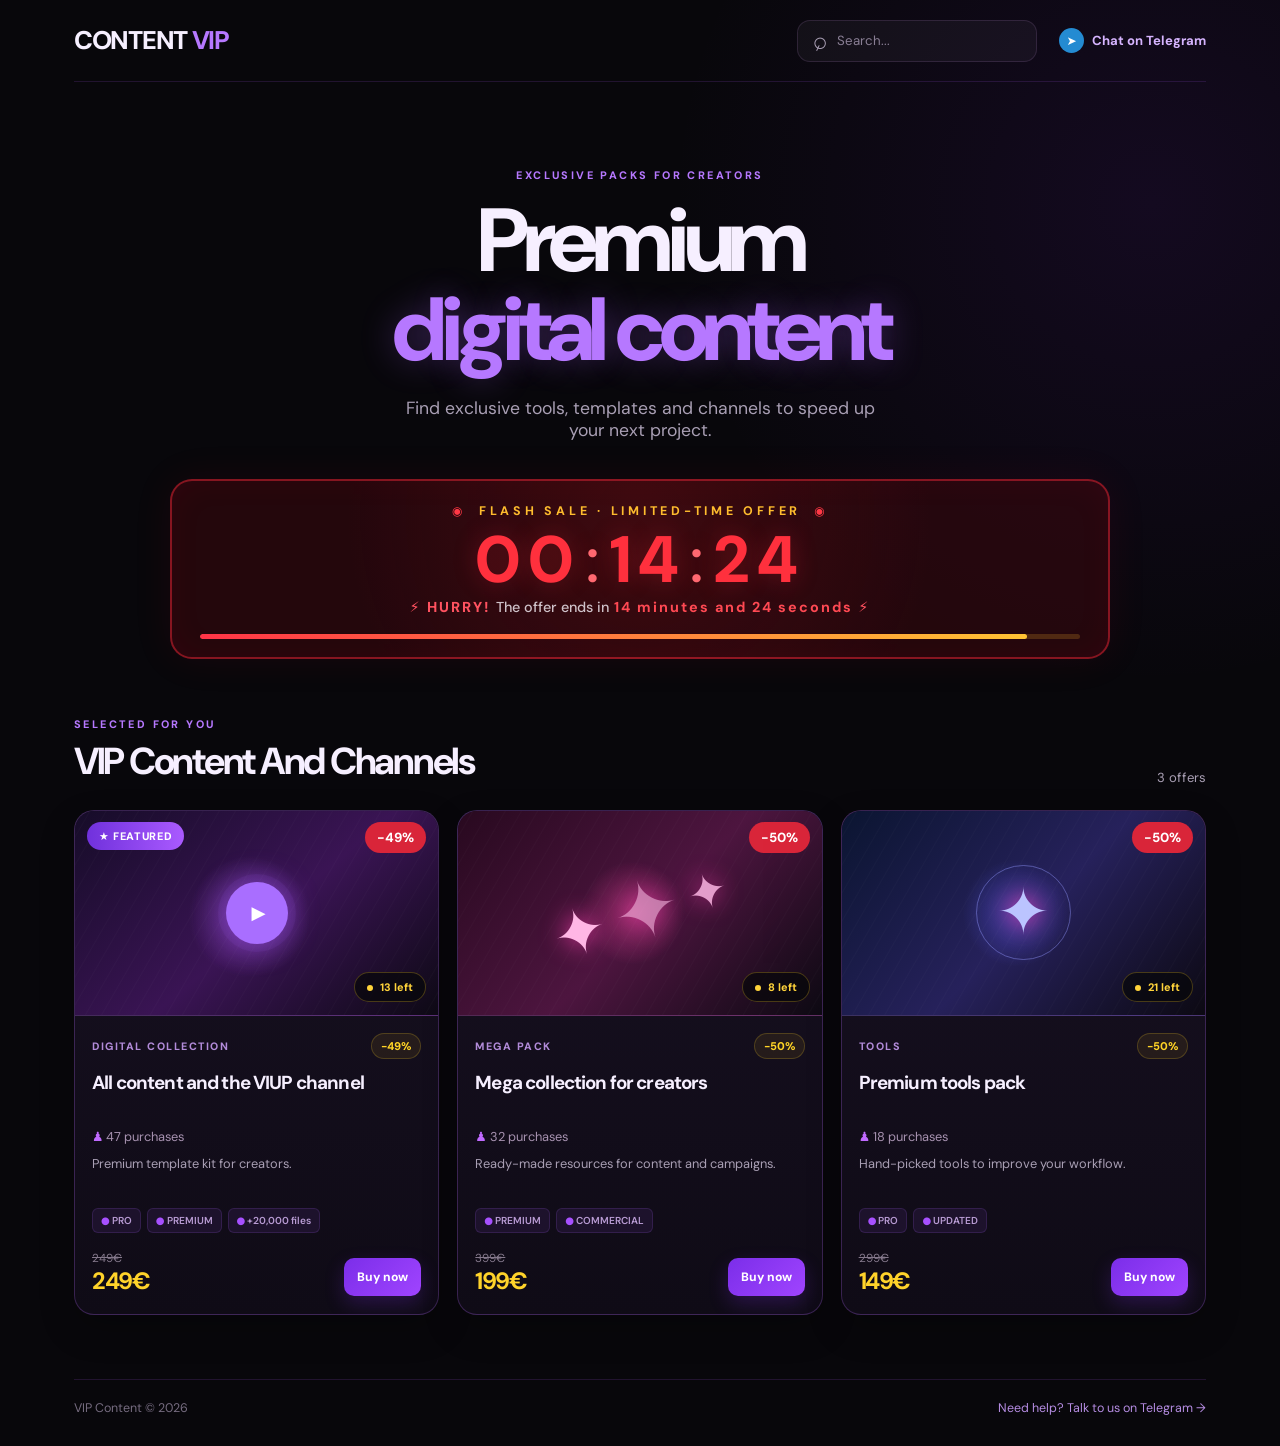
<file: index.html>
<!doctype html>
<html lang="en">
  <head>
    <meta charset="UTF-8" />
    <meta name="viewport" content="width=device-width, initial-scale=1.0" />
    <meta name="theme-color" content="#09070d" />
    <meta
      name="description"
      content="Premium digital content for creators."
    />
    <title>VIP Content — Premium digital content</title>
    <link
      rel="icon"
      href="data:image/svg+xml,%3Csvg xmlns='http://www.w3.org/2000/svg' viewBox='0 0 64 64'%3E%3Crect width='64' height='64' rx='16' fill='%23913bff'/%3E%3Cpath d='M18 21h28v7H25v6h17v7H25v9h-7z' fill='white'/%3E%3C/svg%3E"
    />
    <link rel="preconnect" href="https://fonts.googleapis.com" />
    <link rel="preconnect" href="https://fonts.gstatic.com" crossorigin />
    <link
      href="https://fonts.googleapis.com/css2?family=DM+Sans:wght@400;500;600;700;800&display=swap"
      rel="stylesheet"
    />
    <link rel="stylesheet" href="styles.css" />
    <script src="script.js" defer></script>
  </head>
  <body>
    <div class="page-shell">
      <header class="site-header">
        <a class="brand" href="/" aria-label="VIP Content, home">
          <span>CONTENT</span> VIP
        </a>

        <label class="search-box" for="product-search">
          <span aria-hidden="true">⌕</span>
          <input
            id="product-search"
            type="search"
            placeholder="Search..."
            autocomplete="off"
          />
        </label>

        <a
          class="telegram-link"
          data-telegram-link
          href="#"
          target="_blank"
          rel="noopener noreferrer"
        >
          <span class="telegram-icon" aria-hidden="true">➤</span>
          <span>Chat on Telegram</span>
        </a>
      </header>

      <main>
        <section class="hero" aria-labelledby="page-title">
          <p class="eyebrow">EXCLUSIVE PACKS FOR CREATORS</p>
          <h1 id="page-title">Premium<br /><em>digital content</em></h1>
          <p class="hero-copy">
            Find exclusive tools, templates and channels to speed up your next
            project.
          </p>
        </section>

        <section class="sale-banner" aria-label="Limited-time promotion">
          <div class="sale-heading">
            <span aria-hidden="true">◉</span>
            <strong>FLASH SALE · LIMITED-TIME OFFER</strong>
            <span aria-hidden="true">◉</span>
          </div>
          <div class="countdown" aria-live="polite">
            <span id="countdown-hours">00</span><b>:</b
            ><span id="countdown-minutes">14</span><b>:</b
            ><span id="countdown-seconds">25</span>
          </div>
          <p class="sale-copy">
            <span aria-hidden="true">⚡</span> HURRY!
            <span>The offer ends in</span>
            <strong id="sale-copy-time">14 minutes and 25 seconds</strong>
            <span aria-hidden="true">⚡</span>
          </p>
          <div class="progress-track"><span></span></div>
        </section>

        <section class="catalog-section" aria-labelledby="catalog-title">
          <div class="section-heading">
            <div>
              <p class="eyebrow">SELECTED FOR YOU</p>
              <h2 id="catalog-title">VIP content and channels</h2>
            </div>
            <span class="result-count" id="result-count">3 offers</span>
          </div>

          <div class="product-grid" id="product-grid">
            <article
              class="product-card featured"
              data-product
              data-name="Collection for everyone"
              data-price="249"
              data-old-price="479"
              data-category="premium templates"
            >
              <div class="product-visual visual-purple">
                <span class="badge featured-badge">★ FEATURED</span>
                <span class="discount-badge">-49%</span>
                <div class="play-button" aria-hidden="true">▶</div>
                <span class="stock-badge"><i></i> 13 left</span>
              </div>
              <div class="product-body">
                <div class="product-topline">
                  <span class="product-type">DIGITAL COLLECTION</span>
                  <span class="discount-chip">-49%</span>
                </div>
                <h3>All content and the VIUP channel</h3>
                <p class="sales"><span aria-hidden="true">♟</span> 47 purchases</p>
                <p class="description">
                  Premium template kit for creators.
                </p>
                <div class="tag-row">
                  <span>● PRO</span>
                  <span>● PREMIUM</span>
                  <span>● +20,000 files</span>
                </div>
                <div class="price-row">
                  <div>
                    <span class="old-price">249€</span>
                    <strong>249€</strong>
                  </div>
                  <button class="buy-button" type="button" data-buy>
                    Buy now
                  </button>
                </div>
              </div>
            </article>

            <article
              class="product-card"
              data-product
              data-name="Mega creator collection"
              data-price="199"
              data-old-price="399"
              data-category="creator templates"
            >
              <div class="product-visual visual-pink">
                <span class="discount-badge">-50%</span>
                <div class="visual-stack" aria-hidden="true">
                  <span>✦</span><span>✦</span><span>✦</span>
                </div>
                <span class="stock-badge"><i></i> 8 left</span>
              </div>
              <div class="product-body">
                <div class="product-topline">
                  <span class="product-type">MEGA PACK</span>
                  <span class="discount-chip">-50%</span>
                </div>
                <h3>Mega collection for creators</h3>
                <p class="sales"><span aria-hidden="true">♟</span> 32 purchases</p>
                <p class="description">
                  Ready-made resources for content and campaigns.
                </p>
                <div class="tag-row">
                  <span>● PREMIUM</span>
                  <span>● COMMERCIAL</span>
                </div>
                <div class="price-row">
                  <div>
                    <span class="old-price">399€</span>
                    <strong>199€</strong>
                  </div>
                  <button class="buy-button" type="button" data-buy>
                    Buy now
                  </button>
                </div>
              </div>
            </article>

            <article
              class="product-card"
              data-product
              data-name="Premium tools pack"
              data-price="149"
              data-old-price="299"
              data-category="tools"
            >
              <div class="product-visual visual-blue">
                <span class="discount-badge">-50%</span>
                <div class="visual-orbit" aria-hidden="true">
                  <span>✦</span>
                </div>
                <span class="stock-badge"><i></i> 21 left</span>
              </div>
              <div class="product-body">
                <div class="product-topline">
                  <span class="product-type">TOOLS</span>
                  <span class="discount-chip">-50%</span>
                </div>
                <h3>Premium tools pack</h3>
                <p class="sales"><span aria-hidden="true">♟</span> 18 purchases</p>
                <p class="description">
                  Hand-picked tools to improve your workflow.
                </p>
                <div class="tag-row">
                  <span>● PRO</span>
                  <span>● UPDATED</span>
                </div>
                <div class="price-row">
                  <div>
                    <span class="old-price">299€</span>
                    <strong>149€</strong>
                  </div>
                  <button class="buy-button" type="button" data-buy>
                    Buy now
                  </button>
                </div>
              </div>
            </article>
          </div>

          <p class="empty-state" id="empty-state" hidden>
            We couldn't find any offers with that term.
          </p>
        </section>
      </main>

      <footer class="site-footer">
        <span>VIP Content © 2026</span>
        <a data-telegram-link href="#" target="_blank" rel="noopener noreferrer">
          Need help? Talk to us on Telegram →
        </a>
      </footer>
    </div>

    <div class="modal-backdrop" id="purchase-modal" hidden>
      <section
        class="purchase-modal"
        role="dialog"
        aria-modal="true"
        aria-labelledby="modal-title"
      >
        <button class="close-modal" type="button" data-close-modal aria-label="Close">
          ×
        </button>
        <span class="modal-kicker">COMPLETE YOUR ORDER</span>
        <h2 id="modal-title">Confirm interest</h2>
        <p class="modal-product" id="modal-product"></p>
        <div class="modal-price" id="modal-price"></div>

        <div class="modal-actions">
          <button class="primary-action" type="button" id="continue-telegram">
            Continue on Telegram <span>↗</span>
          </button>
        </div>
        <p class="order-status" id="order-status" role="status"></p>
      </section>
    </div>
  </body>
</html>
</file>
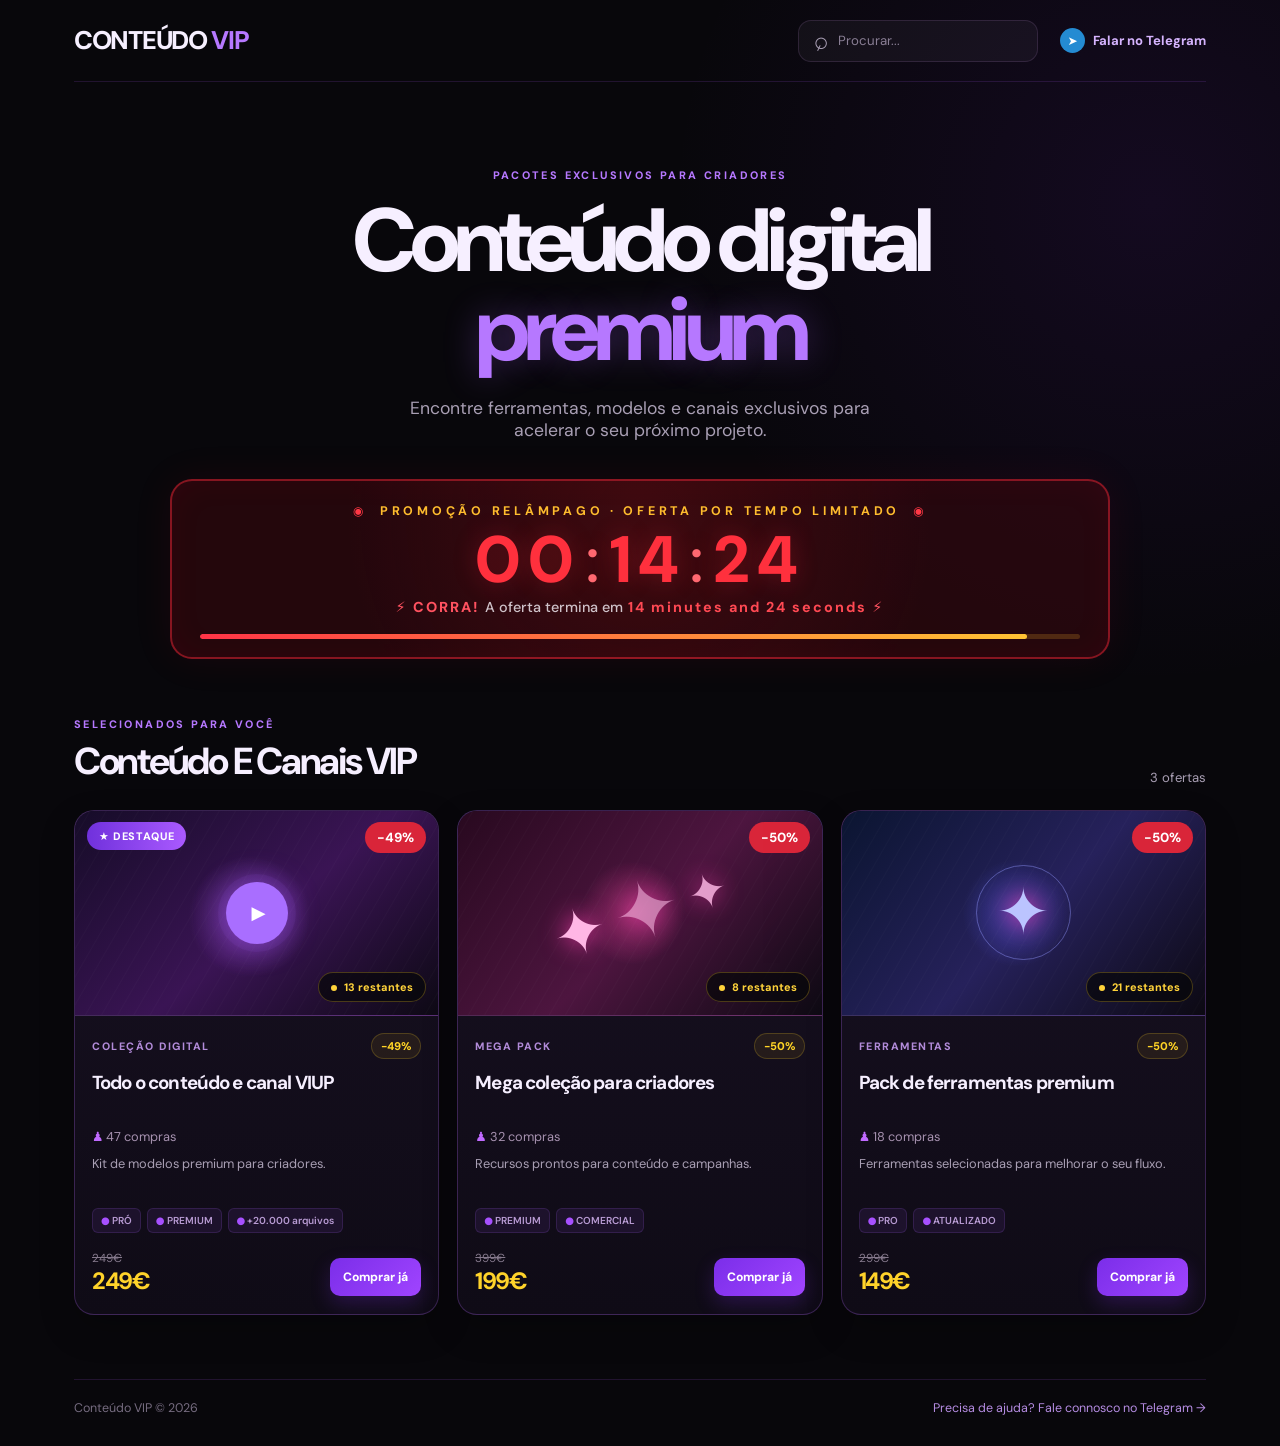
<file: indexP.html>
<!doctype html>
<html lang="pt-PT">
  <head>
    <meta charset="UTF-8" />
    <meta name="viewport" content="width=device-width, initial-scale=1.0" />
    <meta name="theme-color" content="#09070d" />
    <meta
      name="description"
      content="Conteúdo digital premium para criadores."
    />
    <title>Conteúdo VIP — Conteúdo digital premium</title>
    <link
      rel="icon"
      href="data:image/svg+xml,%3Csvg xmlns='http://www.w3.org/2000/svg' viewBox='0 0 64 64'%3E%3Crect width='64' height='64' rx='16' fill='%23913bff'/%3E%3Cpath d='M18 21h28v7H25v6h17v7H25v9h-7z' fill='white'/%3E%3C/svg%3E"
    />
    <link rel="preconnect" href="https://fonts.googleapis.com" />
    <link rel="preconnect" href="https://fonts.gstatic.com" crossorigin />
    <link
      href="https://fonts.googleapis.com/css2?family=DM+Sans:wght@400;500;600;700;800&display=swap"
      rel="stylesheet"
    />
    <link rel="stylesheet" href="styles.css" />
    <script src="script.js" defer></script>
  </head>
  <body>
    <div class="page-shell">
      <header class="site-header">
        <a class="brand" href="/" aria-label="Conteúdo VIP, início">
          <span>CONTEÚDO</span> VIP
        </a>

        <label class="search-box" for="product-search">
          <span aria-hidden="true">⌕</span>
          <input
            id="product-search"
            type="search"
            placeholder="Procurar..."
            autocomplete="off"
          />
        </label>

        <a
          class="telegram-link"
          data-telegram-link
          href="#"
          target="_blank"
          rel="noopener noreferrer"
        >
          <span class="telegram-icon" aria-hidden="true">➤</span>
          <span>Falar no Telegram</span>
        </a>
      </header>

      <main>
        <section class="hero" aria-labelledby="page-title">
          <p class="eyebrow">PACOTES EXCLUSIVOS PARA CRIADORES</p>
          <h1 id="page-title">Conteúdo digital<br /><em>premium</em></h1>
          <p class="hero-copy">
            Encontre ferramentas, modelos e canais exclusivos para acelerar o
            seu próximo projeto.
          </p>
        </section>

        <section class="sale-banner" aria-label="Promoção por tempo limitado">
          <div class="sale-heading">
            <span aria-hidden="true">◉</span>
            <strong>PROMOÇÃO RELÂMPAGO · OFERTA POR TEMPO LIMITADO</strong>
            <span aria-hidden="true">◉</span>
          </div>
          <div class="countdown" aria-live="polite">
            <span id="countdown-hours">00</span><b>:</b
            ><span id="countdown-minutes">14</span><b>:</b
            ><span id="countdown-seconds">25</span>
          </div>
          <p class="sale-copy">
            <span aria-hidden="true">⚡</span> CORRA!
            <span>A oferta termina em</span>
            <strong id="sale-copy-time">14 minutos e 25 segundos</strong>
            <span aria-hidden="true">⚡</span>
          </p>
          <div class="progress-track"><span></span></div>
        </section>

        <section class="catalog-section" aria-labelledby="catalog-title">
          <div class="section-heading">
            <div>
              <p class="eyebrow">SELECIONADOS PARA VOCÊ</p>
              <h2 id="catalog-title">Conteúdo e canais VIP</h2>
            </div>
            <span class="result-count" id="result-count">3 ofertas</span>
          </div>

          <div class="product-grid" id="product-grid">
            <article
              class="product-card featured"
              data-product
              data-name="Coleção para todos"
              data-price="249"
              data-old-price="479"
              data-category="modelos premium"
            >
              <div class="product-visual visual-purple">
                <span class="badge featured-badge">★ DESTAQUE</span>
                <span class="discount-badge">-49%</span>
                <div class="play-button" aria-hidden="true">▶</div>
                <span class="stock-badge"><i></i> 13 restantes</span>
              </div>
              <div class="product-body">
                <div class="product-topline">
                  <span class="product-type">COLEÇÃO DIGITAL</span>
                  <span class="discount-chip">-49%</span>
                </div>
                <h3>Todo o conteúdo e canal VIUP</h3>
                <p class="sales"><span aria-hidden="true">♟</span> 47 compras</p>
                <p class="description">
                  Kit de modelos premium para criadores.
                </p>
                <div class="tag-row">
                  <span>● PRÓ</span>
                  <span>● PREMIUM</span>
                  <span>● +20.000 arquivos</span>
                </div>
                <div class="price-row">
                  <div>
                    <span class="old-price">249€</span>
                    <strong>249€</strong>
                  </div>
                  <button class="buy-button" type="button" data-buy>
                    Comprar já
                  </button>
                </div>
              </div>
            </article>

            <article
              class="product-card"
              data-product
              data-name="Mega coleção de criadores"
              data-price="199"
              data-old-price="399"
              data-category="modelos criadores"
            >
              <div class="product-visual visual-pink">
                <span class="discount-badge">-50%</span>
                <div class="visual-stack" aria-hidden="true">
                  <span>✦</span><span>✦</span><span>✦</span>
                </div>
                <span class="stock-badge"><i></i> 8 restantes</span>
              </div>
              <div class="product-body">
                <div class="product-topline">
                  <span class="product-type">MEGA PACK</span>
                  <span class="discount-chip">-50%</span>
                </div>
                <h3>Mega coleção para criadores</h3>
                <p class="sales"><span aria-hidden="true">♟</span> 32 compras</p>
                <p class="description">
                  Recursos prontos para conteúdo e campanhas.
                </p>
                <div class="tag-row">
                  <span>● PREMIUM</span>
                  <span>● COMERCIAL</span>
                </div>
                <div class="price-row">
                  <div>
                    <span class="old-price">399€</span>
                    <strong>199€</strong>
                  </div>
                  <button class="buy-button" type="button" data-buy>
                    Comprar já
                  </button>
                </div>
              </div>
            </article>

            <article
              class="product-card"
              data-product
              data-name="Pack de ferramentas premium"
              data-price="149"
              data-old-price="299"
              data-category="ferramentas"
            >
              <div class="product-visual visual-blue">
                <span class="discount-badge">-50%</span>
                <div class="visual-orbit" aria-hidden="true">
                  <span>✦</span>
                </div>
                <span class="stock-badge"><i></i> 21 restantes</span>
              </div>
              <div class="product-body">
                <div class="product-topline">
                  <span class="product-type">FERRAMENTAS</span>
                  <span class="discount-chip">-50%</span>
                </div>
                <h3>Pack de ferramentas premium</h3>
                <p class="sales"><span aria-hidden="true">♟</span> 18 compras</p>
                <p class="description">
                  Ferramentas selecionadas para melhorar o seu fluxo.
                </p>
                <div class="tag-row">
                  <span>● PRO</span>
                  <span>● ATUALIZADO</span>
                </div>
                <div class="price-row">
                  <div>
                    <span class="old-price">299€</span>
                    <strong>149€</strong>
                  </div>
                  <button class="buy-button" type="button" data-buy>
                    Comprar já
                  </button>
                </div>
              </div>
            </article>
          </div>

          <p class="empty-state" id="empty-state" hidden>
            Não encontrámos ofertas com esse termo.
          </p>
        </section>
      </main>

      <footer class="site-footer">
        <span>Conteúdo VIP © 2026</span>
        <a data-telegram-link href="#" target="_blank" rel="noopener noreferrer">
          Precisa de ajuda? Fale connosco no Telegram →
        </a>
      </footer>
    </div>

    <div class="modal-backdrop" id="purchase-modal" hidden>
      <section
        class="purchase-modal"
        role="dialog"
        aria-modal="true"
        aria-labelledby="modal-title"
      >
        <button class="close-modal" type="button" data-close-modal aria-label="Fechar">
          ×
        </button>
        <span class="modal-kicker">FINALIZAR PEDIDO</span>
        <h2 id="modal-title">Confirmar interesse</h2>
        <p class="modal-product" id="modal-product"></p>
        <div class="modal-price" id="modal-price"></div>

        <label class="notify-option">
          <input id="notify-whatsapp" type="checkbox" checked />
          <span class="custom-checkbox" aria-hidden="true">✓</span>
          <span>
            <strong>Preparar aviso no WhatsApp</strong>
            <small>Abre uma mensagem pronta para você enviar.</small>
          </span>
        </label>

        <p class="modal-note">
          A notificação precisa ser enviada por você no WhatsApp. O navegador
          não pode enviar mensagens automaticamente.
        </p>

        <div class="modal-actions">
          <button class="primary-action" type="button" id="continue-telegram">
            Continuar pelo Telegram <span>↗</span>
          </button>
          <button class="secondary-action" type="button" id="notify-now">
            <span aria-hidden="true">◉</span> Abrir aviso no WhatsApp
          </button>
        </div>
        <p class="order-status" id="order-status" role="status"></p>
      </section>
    </div>
  </body>
</html>
</file>
<file: styles.css>
:root {
  --bg: #08070b;
  --surface: #100c18;
  --surface-strong: #171021;
  --surface-soft: #211332;
  --purple: #913bff;
  --purple-bright: #b678ff;
  --pink: #ee40a5;
  --red: #ff303d;
  --yellow: #ffd425;
  --text: #f6efff;
  --muted: #a99fb4;
  --line: rgba(190, 113, 255, 0.2);
  --radius: 20px;
}

* {
  box-sizing: border-box;
}

html {
  background: var(--bg);
  scroll-behavior: smooth;
}

body {
  margin: 0;
  min-width: 320px;
  background:
    radial-gradient(circle at 90% 14%, rgba(101, 30, 174, 0.13), transparent 30rem),
    var(--bg);
  color: var(--text);
  font-family: "DM Sans", Inter, ui-sans-serif, system-ui, sans-serif;
  -webkit-font-smoothing: antialiased;
}

button,
input {
  font: inherit;
}

button,
a {
  -webkit-tap-highlight-color: transparent;
}

a {
  color: inherit;
  text-decoration: none;
}

.page-shell {
  width: min(100%, 1180px);
  margin: 0 auto;
  padding: 0 24px 30px;
}

.site-header {
  display: flex;
  align-items: center;
  gap: 22px;
  min-height: 82px;
  border-bottom: 1px solid rgba(173, 86, 251, 0.15);
}

.brand {
  color: var(--purple-bright);
  font-size: clamp(1.2rem, 2vw, 1.6rem);
  font-weight: 800;
  letter-spacing: -0.05em;
  white-space: nowrap;
}

.brand span {
  color: var(--text);
}

.search-box {
  display: flex;
  align-items: center;
  gap: 8px;
  width: min(240px, 30vw);
  min-height: 42px;
  margin-left: auto;
  padding: 0 14px;
  border: 1px solid rgba(221, 165, 255, 0.13);
  border-radius: 13px;
  background: rgba(255, 255, 255, 0.04);
  color: var(--muted);
}

.search-box span {
  font-size: 1.55rem;
  line-height: 0;
  transform: rotate(-20deg);
}

.search-box input {
  width: 100%;
  border: 0;
  outline: 0;
  background: transparent;
  color: var(--text);
  font-size: 0.83rem;
}

.search-box input::placeholder {
  color: #897e94;
}

.telegram-link {
  display: inline-flex;
  align-items: center;
  gap: 8px;
  color: #d6b4ff;
  font-size: 0.82rem;
  font-weight: 700;
  transition: color 160ms ease, transform 160ms ease;
}

.telegram-link:hover,
.telegram-link:focus-visible {
  color: white;
  transform: translateY(-1px);
}

.telegram-icon {
  display: grid;
  width: 25px;
  height: 25px;
  place-items: center;
  border-radius: 50%;
  background: #248bd2;
  color: white;
  font-size: 0.76rem;
}

.hero {
  padding: 86px 0 38px;
  text-align: center;
}

.eyebrow {
  margin: 0 0 15px;
  color: var(--purple-bright);
  font-size: 0.68rem;
  font-weight: 800;
  letter-spacing: 0.22em;
  text-transform: uppercase;
}

.hero h1 {
  margin: 0;
  font-size: clamp(2.7rem, 7vw, 5.8rem);
  font-weight: 800;
  letter-spacing: -0.07em;
  line-height: 0.99;
}

.hero h1 em {
  color: var(--purple-bright);
  font-style: normal;
  text-shadow: 0 0 34px rgba(173, 104, 255, 0.3);
}

.hero-copy {
  max-width: 500px;
  margin: 23px auto 0;
  color: var(--muted);
  font-size: clamp(0.94rem, 2vw, 1.1rem);
}

.sale-banner {
  position: relative;
  overflow: hidden;
  max-width: 940px;
  margin: 0 auto 58px;
  padding: 22px 28px 18px;
  border: 2px solid rgba(255, 40, 58, 0.45);
  border-radius: 22px;
  background:
    radial-gradient(circle at 50% 20%, rgba(123, 18, 25, 0.3), transparent 60%),
    rgba(59, 8, 15, 0.57);
  box-shadow: 0 0 40px rgba(225, 29, 40, 0.08), inset 0 0 35px rgba(255, 27, 45, 0.05);
  text-align: center;
}

.sale-heading {
  display: flex;
  align-items: center;
  justify-content: center;
  gap: 13px;
  color: #ffbd2e;
  font-size: clamp(0.6rem, 1.6vw, 0.78rem);
  letter-spacing: 0.3em;
}

.sale-heading span {
  color: #ff3845;
  font-size: 0.75rem;
}

.countdown {
  margin: 5px 0 1px;
  color: var(--red);
  font-size: clamp(2.2rem, 7vw, 4.1rem);
  font-weight: 800;
  letter-spacing: 0.11em;
  line-height: 1.1;
  text-shadow: 0 0 25px rgba(255, 41, 55, 0.28);
}

.countdown b {
  padding: 0 4px;
  color: #ff6971;
  font-weight: 500;
}

.sale-copy {
  margin: 0 0 18px;
  color: #ff5260;
  font-size: clamp(0.72rem, 1.8vw, 0.9rem);
  font-weight: 800;
  letter-spacing: 0.14em;
}

.sale-copy span:not([aria-hidden]) {
  color: #cfc2c9;
  font-weight: 500;
  letter-spacing: 0;
}

.sale-copy strong {
  color: #ff4953;
}

.progress-track {
  height: 5px;
  overflow: hidden;
  border-radius: 999px;
  background: rgba(255, 178, 44, 0.2);
}

.progress-track span {
  display: block;
  width: 94%;
  height: 100%;
  border-radius: inherit;
  background: linear-gradient(90deg, #ff3447, #ffc333);
}

.section-heading {
  display: flex;
  align-items: end;
  justify-content: space-between;
  gap: 20px;
  margin-bottom: 24px;
}

.section-heading .eyebrow {
  margin-bottom: 6px;
}

.section-heading h2 {
  margin: 0;
  color: var(--text);
  font-size: clamp(1.6rem, 3vw, 2.35rem);
  letter-spacing: -0.06em;
  text-transform: capitalize;
}

.result-count {
  color: var(--muted);
  font-size: 0.82rem;
}

.product-grid {
  display: grid;
  grid-template-columns: repeat(3, minmax(0, 1fr));
  gap: 18px;
}

.product-card {
  overflow: hidden;
  border: 1px solid rgba(180, 103, 250, 0.25);
  border-radius: var(--radius);
  background: linear-gradient(180deg, #171021, #0f0b16);
  box-shadow: 0 14px 35px rgba(0, 0, 0, 0.22);
  transition: transform 180ms ease, border-color 180ms ease, box-shadow 180ms ease;
}

.product-card:hover {
  border-color: rgba(193, 129, 255, 0.66);
  box-shadow: 0 16px 42px rgba(113, 50, 164, 0.25);
  transform: translateY(-4px);
}

.product-card.is-hidden {
  display: none;
}

.product-visual {
  position: relative;
  display: grid;
  min-height: 205px;
  overflow: hidden;
  place-items: center;
  border-bottom: 1px solid rgba(217, 145, 255, 0.23);
}

.product-visual::after {
  position: absolute;
  inset: 0;
  background: repeating-linear-gradient(
    120deg,
    transparent,
    transparent 12px,
    rgba(255, 255, 255, 0.018) 13px,
    transparent 14px
  );
  content: "";
}

.visual-purple {
  background:
    radial-gradient(circle at 48% 52%, rgba(185, 99, 255, 0.45), transparent 28%),
    linear-gradient(140deg, #160c28, #3a1454 53%, #0d0914);
}

.visual-pink {
  background:
    radial-gradient(circle at 48% 50%, rgba(248, 73, 164, 0.45), transparent 24%),
    linear-gradient(135deg, #28091f, #4d153f 52%, #0c0912);
}

.visual-blue {
  background:
    radial-gradient(circle at 48% 50%, rgba(98, 99, 255, 0.44), transparent 25%),
    linear-gradient(135deg, #0b1531, #26215b 52%, #0c0912);
}

.badge,
.discount-badge,
.stock-badge {
  position: absolute;
  z-index: 1;
  font-size: 0.68rem;
  font-weight: 800;
}

.featured-badge {
  top: 11px;
  left: 12px;
  padding: 7px 12px;
  border-radius: 999px;
  background: linear-gradient(90deg, #7031dc, #aa5aff);
  color: white;
  letter-spacing: 0.06em;
}

.discount-badge {
  top: 11px;
  right: 12px;
  padding: 7px 12px;
  border-radius: 999px;
  background: #d92539;
  color: white;
  font-size: 0.83rem;
}

.stock-badge {
  right: 12px;
  bottom: 13px;
  padding: 7px 12px;
  border: 1px solid rgba(255, 205, 43, 0.25);
  border-radius: 999px;
  background: rgba(8, 7, 11, 0.72);
  color: #ffd33a;
}

.stock-badge i {
  display: inline-block;
  width: 6px;
  height: 6px;
  margin-right: 4px;
  border-radius: 50%;
  background: #ffd33a;
}

.play-button {
  position: relative;
  z-index: 1;
  display: grid;
  width: 62px;
  height: 62px;
  place-items: center;
  padding-left: 4px;
  border-radius: 50%;
  background: #a96eff;
  color: white;
  font-size: 1.15rem;
  box-shadow: 0 0 0 8px rgba(168, 101, 255, 0.08), 0 0 32px rgba(161, 77, 255, 0.45);
}

.visual-stack,
.visual-orbit {
  position: relative;
  z-index: 1;
  display: flex;
  align-items: center;
  gap: 10px;
  color: #ffb6e5;
  font-size: 4rem;
  text-shadow: 0 0 25px #f23ca9;
  transform: rotate(-18deg);
}

.visual-stack span:nth-child(2) {
  font-size: 5rem;
  opacity: 0.6;
}

.visual-stack span:nth-child(3) {
  font-size: 3rem;
  opacity: 0.85;
}

.visual-orbit {
  width: 95px;
  height: 95px;
  justify-content: center;
  border: 1px solid rgba(147, 151, 255, 0.45);
  border-radius: 50%;
  color: #bbc4ff;
  transform: none;
}

.product-body {
  padding: 17px 17px 18px;
}

.product-topline,
.price-row {
  display: flex;
  align-items: center;
  justify-content: space-between;
  gap: 10px;
}

.product-type {
  color: #b28bd9;
  font-size: 0.67rem;
  font-weight: 800;
  letter-spacing: 0.14em;
}

.discount-chip {
  padding: 5px 9px;
  border: 1px solid rgba(255, 210, 36, 0.2);
  border-radius: 999px;
  background: rgba(255, 197, 36, 0.08);
  color: #ffd426;
  font-size: 0.7rem;
  font-weight: 800;
}

.product-body h3 {
  min-height: 48px;
  margin: 14px 0 7px;
  font-size: 1.18rem;
  letter-spacing: -0.045em;
  line-height: 1.06;
}

.sales,
.description {
  margin: 0;
  color: var(--muted);
  font-size: 0.8rem;
}

.sales {
  color: #a792b0;
}

.sales span {
  color: #c06aff;
}

.description {
  min-height: 38px;
  margin-top: 10px;
  line-height: 1.4;
}

.tag-row {
  display: flex;
  flex-wrap: wrap;
  gap: 6px;
  margin: 15px 0 17px;
}

.tag-row span {
  padding: 5px 8px;
  border: 1px solid rgba(160, 93, 245, 0.16);
  border-radius: 6px;
  background: rgba(125, 65, 191, 0.12);
  color: #b89bd3;
  font-size: 0.63rem;
  font-weight: 600;
}

.tag-row span::first-letter {
  color: #a750ff;
}

.price-row {
  align-items: end;
}

.old-price {
  display: block;
  color: #84788b;
  font-size: 0.73rem;
  text-decoration: line-through;
}

.price-row strong {
  color: #ffd32a;
  font-size: 1.48rem;
  letter-spacing: -0.06em;
}

.buy-button,
.primary-action,
.secondary-action {
  cursor: pointer;
  border: 0;
  font-weight: 800;
  transition: transform 160ms ease, filter 160ms ease;
}

.buy-button {
  padding: 11px 13px;
  border-radius: 10px;
  background: linear-gradient(135deg, #7b2ee9, #a044ff);
  color: white;
  font-size: 0.76rem;
  box-shadow: 0 8px 20px rgba(126, 45, 232, 0.24);
}

.buy-button:hover,
.buy-button:focus-visible,
.primary-action:hover,
.primary-action:focus-visible,
.secondary-action:hover,
.secondary-action:focus-visible {
  filter: brightness(1.14);
  transform: translateY(-2px);
}

.empty-state {
  margin: 35px 0;
  color: var(--muted);
  text-align: center;
}

.site-footer {
  display: flex;
  justify-content: space-between;
  gap: 20px;
  margin-top: 64px;
  padding-top: 20px;
  border-top: 1px solid rgba(173, 86, 251, 0.15);
  color: #766c80;
  font-size: 0.78rem;
}

.site-footer a {
  color: #b58ce2;
}

.modal-backdrop {
  position: fixed;
  z-index: 10;
  inset: 0;
  display: grid;
  padding: 20px;
  place-items: center;
  background: rgba(3, 2, 7, 0.78);
  backdrop-filter: blur(10px);
}

.modal-backdrop[hidden] {
  display: none;
}

.purchase-modal {
  position: relative;
  width: min(100%, 450px);
  padding: 31px;
  border: 1px solid rgba(190, 113, 255, 0.36);
  border-radius: 23px;
  background: linear-gradient(155deg, #211232, #0f0a15);
  box-shadow: 0 25px 80px rgba(0, 0, 0, 0.55);
}

.close-modal {
  position: absolute;
  top: 15px;
  right: 18px;
  cursor: pointer;
  border: 0;
  background: transparent;
  color: #a496af;
  font-size: 1.7rem;
  line-height: 1;
}

.modal-kicker {
  color: #ba78ff;
  font-size: 0.65rem;
  font-weight: 800;
  letter-spacing: 0.2em;
}

.purchase-modal h2 {
  margin: 8px 0 8px;
  font-size: 1.8rem;
  letter-spacing: -0.06em;
}

.modal-product {
  margin: 0;
  color: var(--muted);
}

.modal-price {
  margin: 18px 0 21px;
  color: #ffd426;
  font-size: 2rem;
  font-weight: 800;
}

.notify-option {
  display: flex;
  align-items: flex-start;
  gap: 12px;
  cursor: pointer;
  padding: 14px;
  border: 1px solid rgba(168, 99, 233, 0.24);
  border-radius: 14px;
  background: rgba(145, 59, 255, 0.08);
}

.notify-option input {
  position: absolute;
  opacity: 0;
}

.custom-checkbox {
  display: grid;
  width: 21px;
  height: 21px;
  flex: 0 0 21px;
  place-items: center;
  border: 1px solid #9455db;
  border-radius: 6px;
  color: transparent;
  font-size: 0.8rem;
}

.notify-option input:checked + .custom-checkbox {
  background: #9141e8;
  color: white;
}

.notify-option strong,
.notify-option small {
  display: block;
}

.notify-option strong {
  font-size: 0.86rem;
}

.notify-option small {
  margin-top: 4px;
  color: var(--muted);
  font-size: 0.72rem;
}

.modal-note {
  margin: 12px 0 19px;
  color: #97889f;
  font-size: 0.72rem;
  line-height: 1.45;
}

.modal-actions {
  display: grid;
  gap: 9px;
}

.primary-action,
.secondary-action {
  width: 100%;
  padding: 13px 16px;
  border-radius: 11px;
  font-size: 0.82rem;
}

.primary-action {
  background: linear-gradient(90deg, #7c2de5, #a23cff);
  color: white;
}

.secondary-action {
  border: 1px solid rgba(37, 192, 109, 0.32);
  background: rgba(24, 164, 93, 0.11);
  color: #76e1a6;
}

.order-status {
  min-height: 18px;
  margin: 13px 0 0;
  color: #8ee6b1;
  font-size: 0.75rem;
  text-align: center;
}

@media (max-width: 820px) {
  .page-shell {
    padding: 0 16px 25px;
  }

  .site-header {
    flex-wrap: wrap;
    gap: 14px;
    padding: 14px 0;
  }

  .search-box {
    order: 3;
    width: 100%;
    margin-left: 0;
  }

  .telegram-link {
    margin-left: auto;
  }

  .hero {
    padding: 62px 0 33px;
  }

  .sale-banner {
    margin-bottom: 43px;
    padding: 18px 14px 15px;
  }

  .sale-heading {
    gap: 7px;
    letter-spacing: 0.18em;
  }

  .product-grid {
    grid-template-columns: repeat(2, minmax(0, 1fr));
  }
}

@media (max-width: 540px) {
  .brand {
    font-size: 1.14rem;
  }

  .telegram-link span:last-child {
    display: none;
  }

  .hero h1 {
    font-size: 3.3rem;
  }

  .hero-copy {
    padding: 0 15px;
  }

  .sale-copy {
    line-height: 1.55;
  }

  .section-heading {
    align-items: start;
    flex-direction: column;
    gap: 5px;
  }

  .product-grid {
    grid-template-columns: 1fr;
  }

  .product-visual {
    min-height: 218px;
  }

  .product-body h3 {
    min-height: auto;
  }

  .description {
    min-height: auto;
  }

  .site-footer {
    flex-direction: column;
    margin-top: 42px;
  }

  .purchase-modal {
    padding: 25px 19px 21px;
  }
}
</file>
